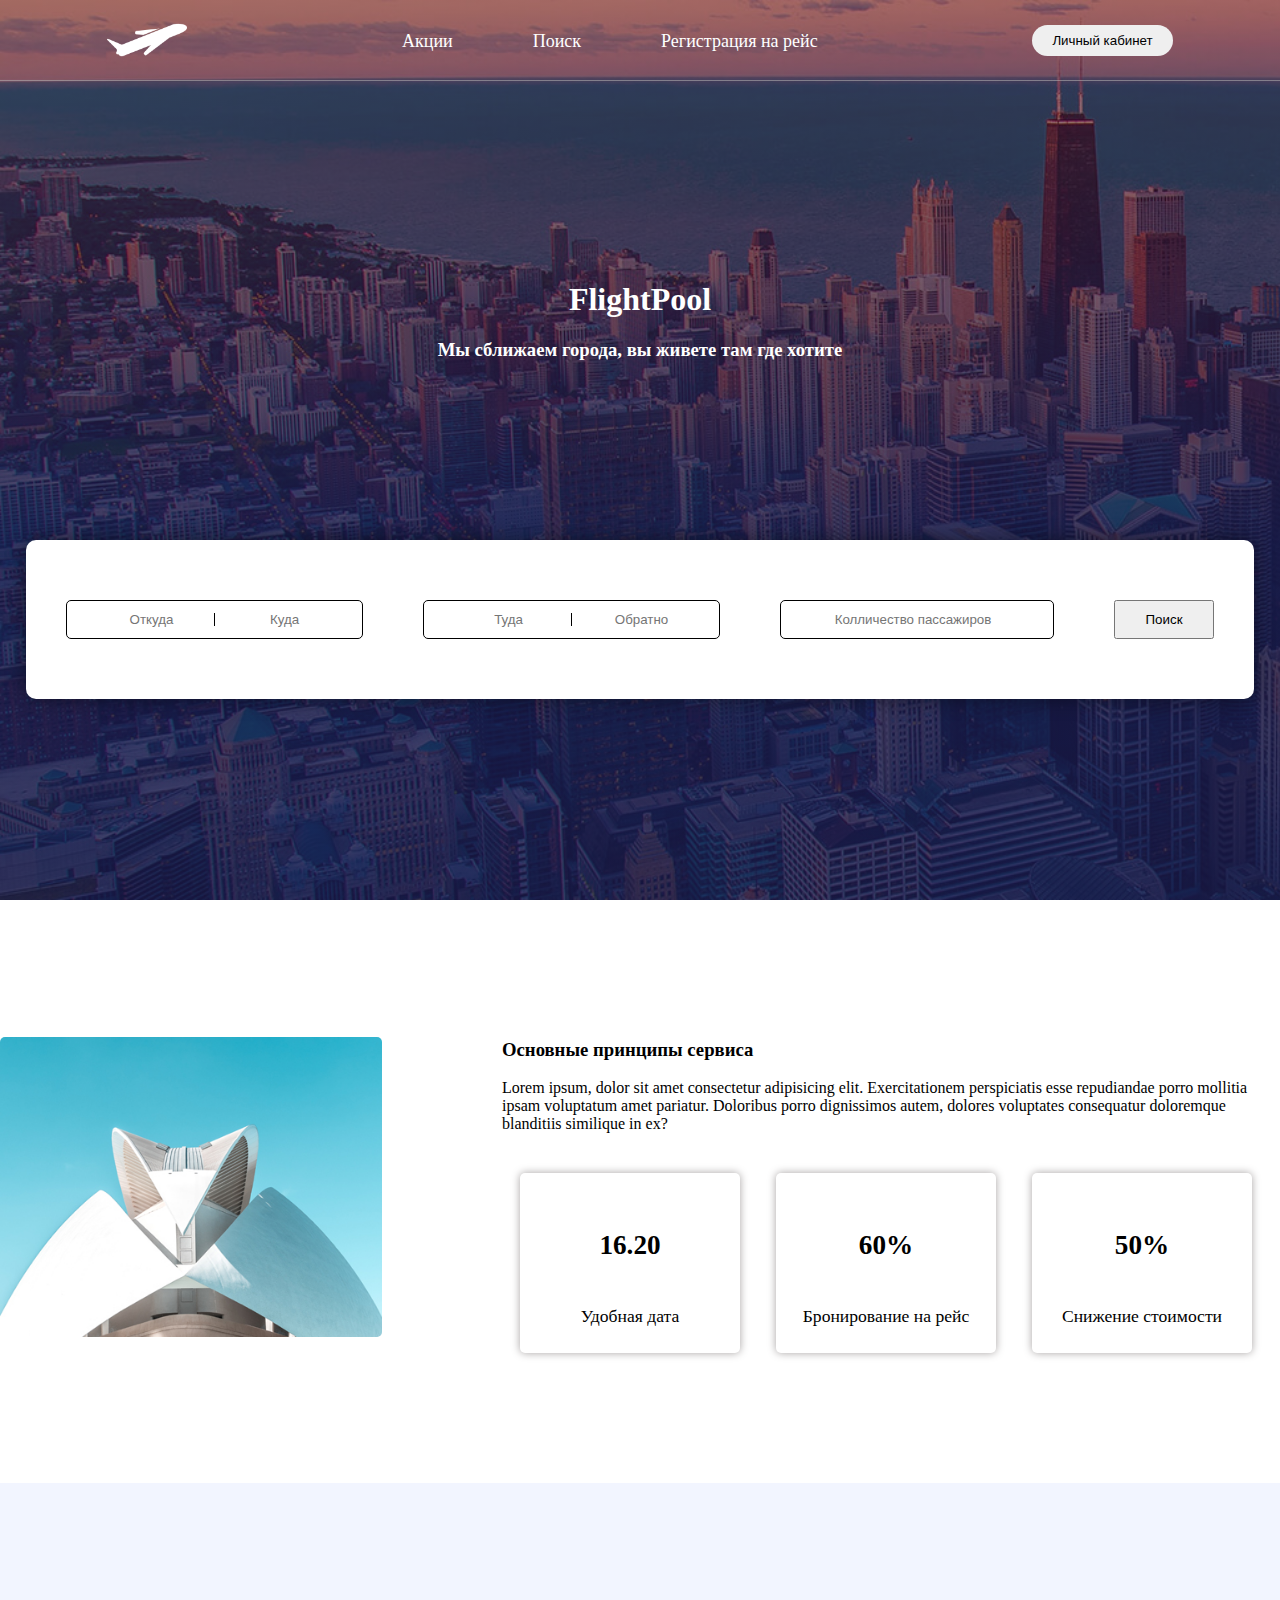
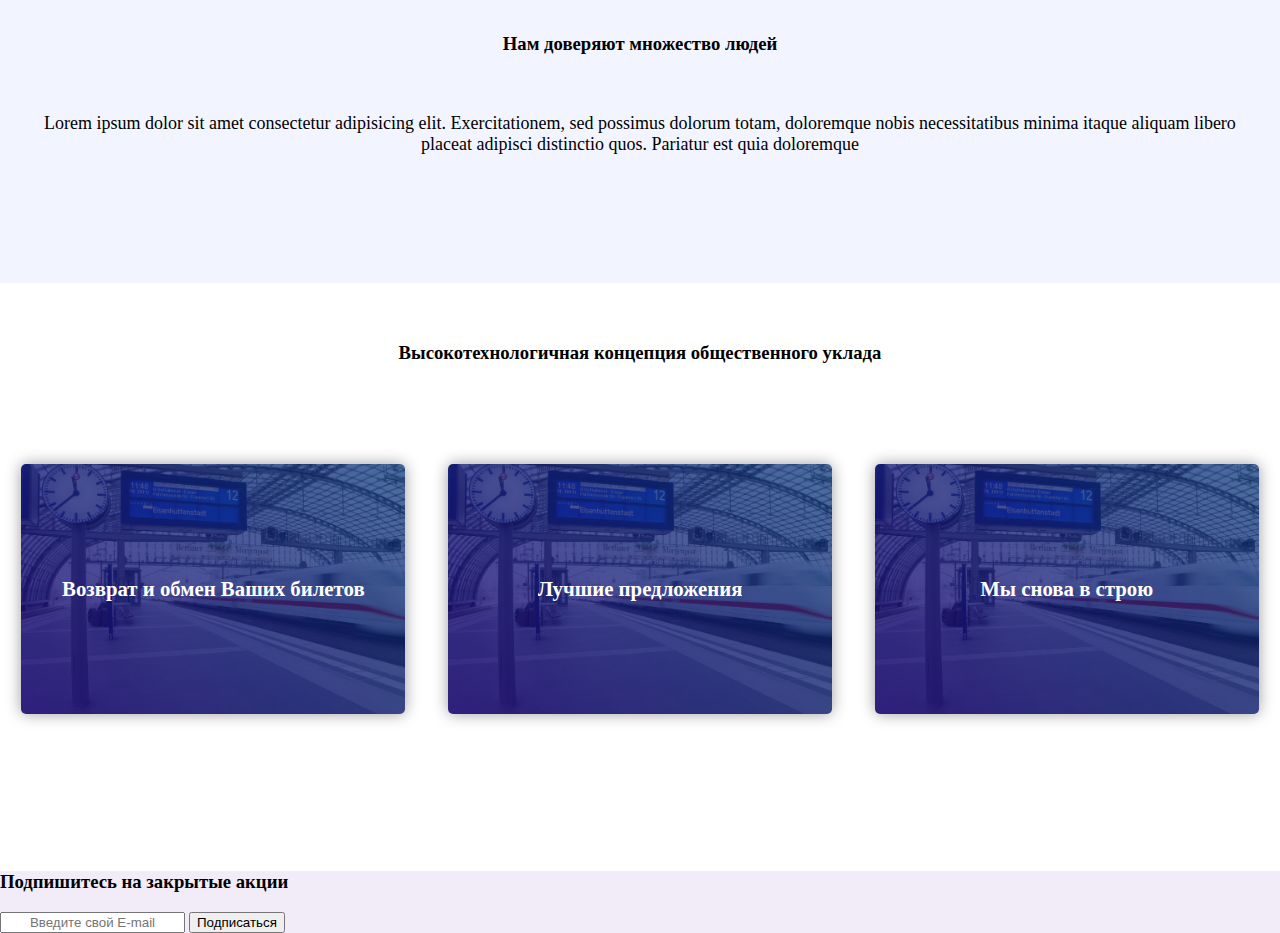
<file: index.html>
<!DOCTYPE html>
<html lang="en">

<head>
    <meta charset="UTF-8">
    <meta http-equiv="X-UA-Compatible" content="IE=edge">
    <meta name="viewport" content="width=device-width, initial-scale=1.0">
    <link href="https://cdn.jsdelivr.net/npm/bootstrap@5.1.3/dist/css/bootstrap.min.css" rel="stylesheet"
        integrity="sha384-1BmE4kWBq78iYhFldvKuhfTAU6auU8tT94WrHftjDbrCEXSU1oBoqyl2QvZ6jIW3" crossorigin="anonymous">
    <link rel="stylesheet" href="./style.css">
    <title>FlightPool</title>
</head>

<body>
    <header class="header-main">
        <nav class="nav">
            <div class="nav-inner container">
                <img src="./assets/img/logo.png" alt="" class="nav-item logo">
                <ul class="nav-item">
                    <li class='link-item'><a href="" class="nav__link">Акции</a> </li>
                    <li class='link-item'><a href="" class="nav__link">Поиск</a></li>
                    <li class='link-item'><a href="" class="nav__link">Регистрация на рейс</a></li>
                </ul>
                <button type='button' class="header__button btn btn-light">Личный кабинет</button>
            </div>
        </nav>
        <div class="header-content">
            <h1 class="header__title">FlightPool</h1>
            <h3 class="header__text">Мы сближаем города, вы живете там где хотите</h3>
        </div>
        <div class="booking container">
            <div class="booking-item">
                <input type="text" class="booking__input" placeholder="Откуда">
                <div></div>
                <input type="text" class="booking__input" placeholder="Куда">
            </div>
            <div class="booking-item">
                <input type="text" class="booking__input" placeholder="Туда" onfocus="(this.type='date')"
                    onblur="(this.type='text')">
                <div></div>
                <input type="text" class="booking__input" placeholder="Обратно" onfocus="(this.type='date')"
                    onblur="(this.type='text')">
            </div>
            <div class="booking-item">
                <input type="number" class="booking__input input-number" placeholder="Колличество пассажиров">
            </div>
            <button class="booking__button btn btn-danger">Поиск</button>
        </div>
    </header>
    <div class="principles container">
        <img src="./assets/img/1.webp" alt="" class="principles-item principles-img">
        <div class="principles-item principles-content">
            <h3 class="principles__title">Основные принципы сервиса</h3>
            <p class="principles__text">Lorem ipsum, dolor sit amet consectetur adipisicing elit. Exercitationem
                perspiciatis esse repudiandae porro mollitia ipsam voluptatum amet pariatur. Doloribus porro dignissimos
                autem, dolores voluptates consequatur doloremque blanditiis similique in ex?</p>
            <div class="principles-cards">
                <div class="principles-card">
                    <p class="principles__number">16.20</p>
                    <p class="principles__desc">Удобная дата</p>
                </div>
                <div class="principles-card">
                    <p class="principles__number">60%</p>
                    <p class="principles__desc">Бронирование на рейс</p>
                </div>
                <div class="principles-card">
                    <p class="principles__number">50%</p>
                    <p class="principles__desc">Снижение стоимости</p>
                </div>
            </div>
        </div>
    </div>
    <div class="trust ">
        <div class="container trust-inner">
            <h3 class="trust__title">
                Нам доверяют множество людей
            </h3>
            <p class="trust__text">Lorem ipsum dolor sit amet consectetur adipisicing elit. Exercitationem, sed possimus
                dolorum totam, doloremque nobis necessitatibus minima itaque aliquam libero placeat adipisci distinctio
                quos. Pariatur est quia doloremque </p>
        </div>
    </div>
    <div class="stocks container">
        <h3 class="stocks__title">Высокотехнологичная концепция общественного уклада</h3>
        <div class="stocks-cards">
            <div class="stocks-card">
                <div class="stock-titile_bg">
                    <h4 class="stoksC__title">Возврат и обмен Ваших билетов</h4>
                    <button class="stoksC__button btn btn-danger">Посмотреть</button>
                </div>
                <div class="stoksC__text">
                    <p>
                        Пандемия поменяла планы многих путешественников, но мы знаем, что это не будет длиться вечно
                    </p>
                    </div>
            </div>
            <div class="stocks-card">
                <div class="stock-titile_bg">
                    <h4 class="stoksC__title">Лучшие предложения</h4>
                    <button class="stoksC__button btn btn-danger">Посмотреть</button>
                </div>
                <div class="stoksC__text">
                    <p>
                        С начала января мы увеличиваем количество отправлений, чтобы Вы могли видеться со своими родными намного чаще. Выбирайте нашу компанию, чтобы отправляться туда, где Вас всегда ждут.
                    </p> </div>
            </div>
            <div class="stocks-card">
                <div class="stock-titile_bg">
                    <h4 class="stoksC__title"> Мы снова в строю</h4>
                    <button class="stoksC__button btn btn-danger">Посмотреть</button>
                </div>
                <div class="stoksC__text"> <p>
                    С 10 декабря мы возобновим рейсы по большей части путей следования. Совсем скоро жизнь снова пойдет своим чередом!
                 </p> </div>
            </div>
        </div>
    </div>
    <div class="email ">
        <div class="container">
            <h3 class="email__title">Подпишитесь на закрытые акции</h3>
            <div class="email-row">
                <input type="text" class="email__input" placeholder="Введите свой E-mail">
                <input type="button" value="Подписаться">
            </div>
        </div>
    </div>

</body>

</html>
</file>
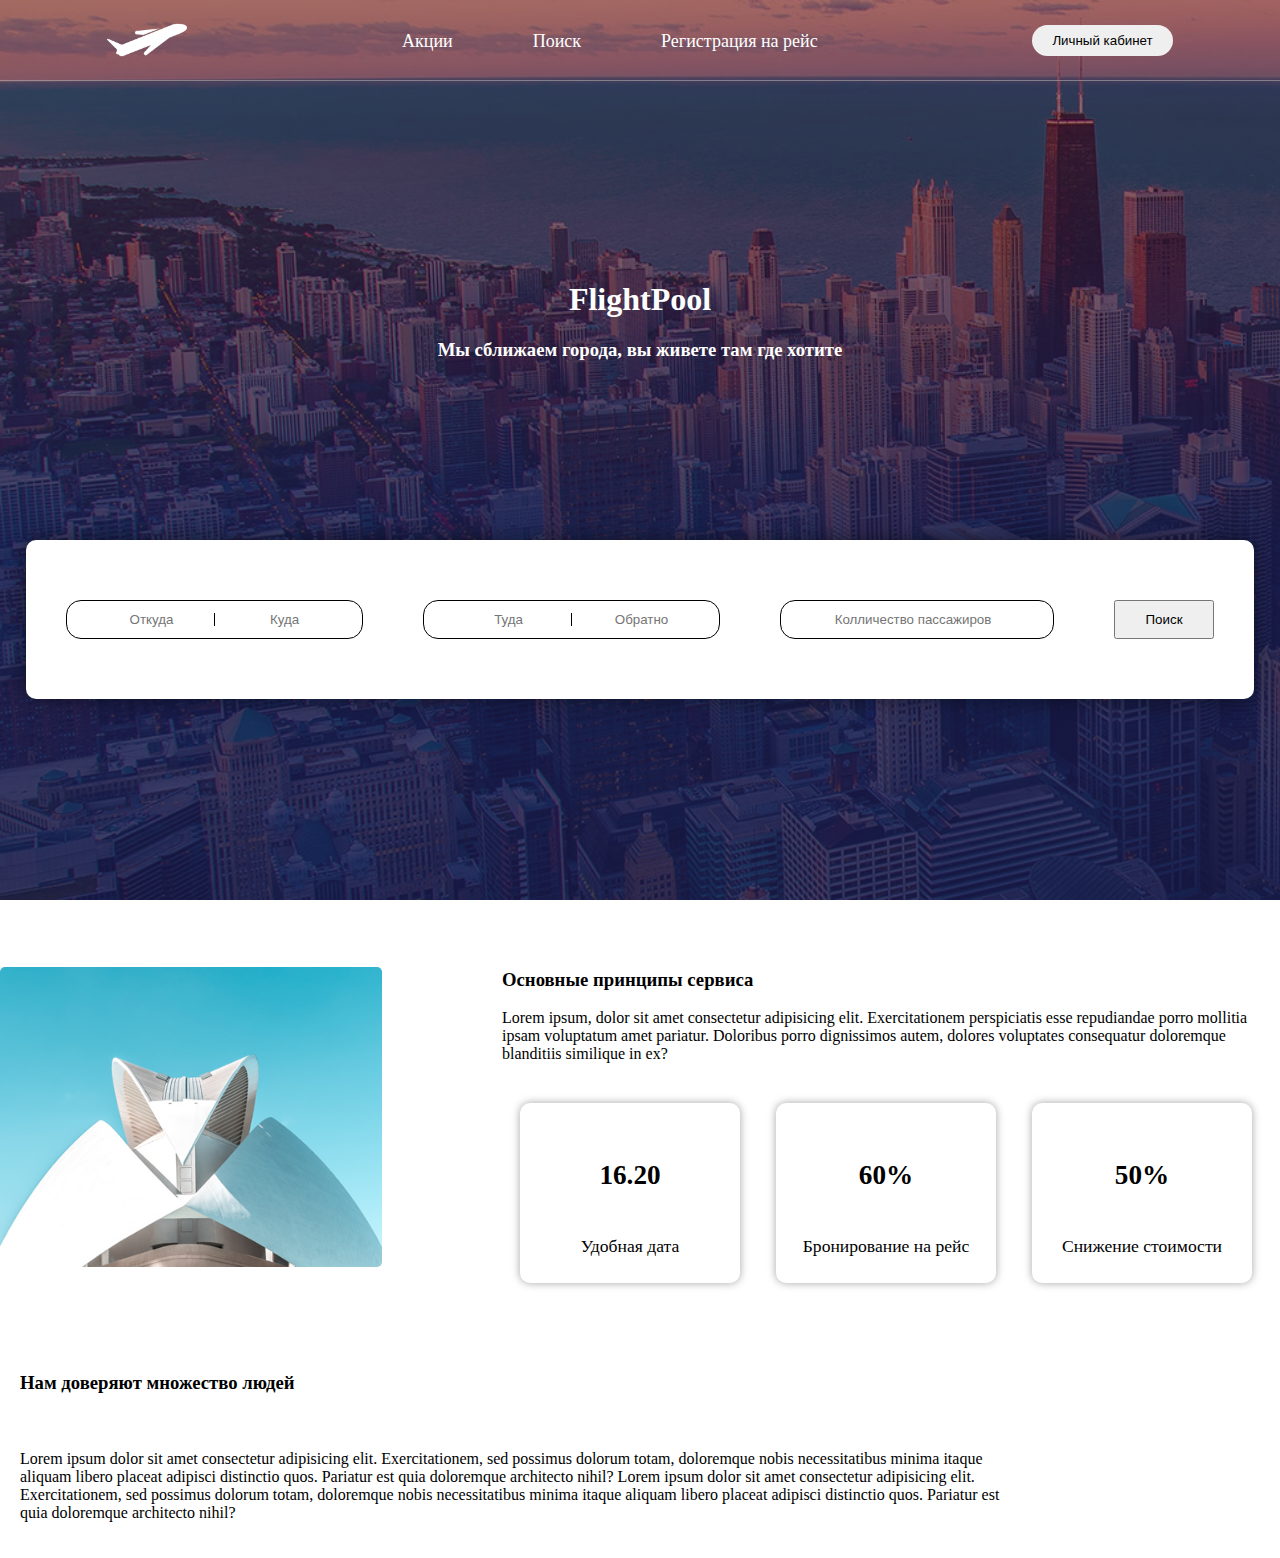
<file: airflot-main/airflot-main/index.html>
<!DOCTYPE html>
<html lang="en">

<head>
    <meta charset="UTF-8">
    <meta http-equiv="X-UA-Compatible" content="IE=edge">
    <meta name="viewport" content="width=device-width, initial-scale=1.0">
    <link href="https://cdn.jsdelivr.net/npm/bootstrap@5.1.3/dist/css/bootstrap.min.css" rel="stylesheet"
        integrity="sha384-1BmE4kWBq78iYhFldvKuhfTAU6auU8tT94WrHftjDbrCEXSU1oBoqyl2QvZ6jIW3" crossorigin="anonymous">
    <link rel="stylesheet" href="./style.css">
    <title>FlightPool</title>
</head>

<body>
    <header class="header-main">
        <nav class="nav">
            <div class="nav-inner container">
                <img src="./assets/img/logo.png" alt="" class="nav-item logo">
                <ul class="nav-item">
                    <li class='link-item'><a href="" class="nav__link">Акции</a> </li>
                    <li class='link-item'><a href="" class="nav__link">Поиск</a></li>
                    <li class='link-item'><a href="" class="nav__link">Регистрация на рейс</a></li>
                </ul>
                <button type='button' class="header__button btn btn-light">Личный кабинет</button>
            </div>
        </nav>
        <div class="header-content">
            <h1 class="header__title">FlightPool</h1>
            <h3 class="header__text">Мы сближаем города, вы живете там где хотите</h3>
        </div>
        <div class="booking container">
            <div class="booking-item">
                <input type="text" class="booking__input" placeholder="Откуда">
                <div></div>
                <input type="text" class="booking__input" placeholder="Куда">
            </div>
            <div class="booking-item">
                <input type="text" class="booking__input" placeholder="Туда" onfocus="(this.type='date')"
                    onblur="(this.type='text')">
                <div></div>
                <input type="text" class="booking__input" placeholder="Обратно" onfocus="(this.type='date')"
                    onblur="(this.type='text')">
            </div>
            <div class="booking-item">
                <input type="number" class="booking__input input-number" placeholder="Колличество пассажиров">
            </div>
            <button class="booking__button btn btn-danger">Поиск</button>
        </div>
    </header>
    <div class="principles container">
        <img src="./assets/img/1.webp" alt="" class="principles-item principles-img">
        <div class="principles-item principles-content">
            <h3 class="principles__title">Основные принципы сервиса</h3>
            <p class="principles__text">Lorem ipsum, dolor sit amet consectetur adipisicing elit. Exercitationem
                perspiciatis esse repudiandae porro mollitia ipsam voluptatum amet pariatur. Doloribus porro dignissimos
                autem, dolores voluptates consequatur doloremque blanditiis similique in ex?</p>
            <div class="principles-cards">
                <div class="principles-card">
                    <p class="principles__number">16.20</p>
                    <p class="principles__desc">Удобная дата</p>
                </div>
                <div class="principles-card">
                    <p class="principles__number">60%</p>
                    <p class="principles__desc">Бронирование на рейс</p>
                </div>
                <div class="principles-card">
                    <p class="principles__number">50%</p>
                    <p class="principles__desc">Снижение стоимости</p>
                </div>
            </div>
        </div>
    </div>
    <div class="trust ">
        <div class="container trust-inner">
            <h3 class="trust__title">
                Нам доверяют множество людей
            </h3>
            <p class="trust__text">Lorem ipsum dolor sit amet consectetur adipisicing elit. Exercitationem, sed possimus
                dolorum totam, doloremque nobis necessitatibus minima itaque aliquam libero placeat adipisci distinctio
                quos. Pariatur est quia doloremque architecto nihil? Lorem ipsum dolor sit amet consectetur adipisicing elit. Exercitationem, sed possimus
                dolorum totam, doloremque nobis necessitatibus minima itaque aliquam libero placeat adipisci distinctio
                quos. Pariatur est quia doloremque architecto nihil?</p>
        </div>
    </div>

</body>

</html>
</file>
<file: style.css>
body{
    margin: 0;
    padding: 0;
}

.header-main{
    background: linear-gradient(180deg, #5e07078a 0%, #1a1949d3 60%), url('./assets/img/hero-bg.jpg');
    height: 100vh;
    background-repeat: no-repeat;
    background-size: cover;
    position: relative;
}

.logo{
    width: auto;
    height: 80px;
}

.nav{
    border-bottom: 1px solid rgba(187, 185, 185, 0.527);
}

.nav-inner{
    display: flex;
    justify-content: space-around;
    align-items: center;
}

ul{
    list-style: none;
    display: flex;
    align-items: center;
    margin: 0;
    color: #fff;
    padding: 0;
}


.nav__link{
    cursor: pointer;
    transition: color 1s;
}

.logo{
    cursor: pointer;
}

.link-item{
    margin-left: 80px;
    font-size: 18px;
    padding-top: 2px;
}

.link-item:first-child{
    margin: 0;
}




.nav__link:hover{
    color: red;
    border-bottom: 2px solid rgb(245, 0, 0);
}

a{
    color: white;
    text-decoration: none;
}

.header__button{
    border-radius: 20px;
    padding: 8px 20px;
    transition: all 0.5s;
    border: none;
}

.header__button:hover{
    background-color: rgb(243, 0, 0);
    color: white;
}

.header-content{
    text-align: center;
    width: min-content;
    margin: 0 auto;
    margin-top: 200px;
    white-space: nowrap;
    color: white;
}

.booking{
    background-color: white;
    position: absolute;
    box-shadow: 0px 0px 20px rgba(0, 0, 0, 0.452);
    width: min-content;
    left: 0;
    right: 0;
    top: 60%;
    margin: 0 auto;
    display: flex;
    padding: 60px 40px;
    border-radius: 10px;
}



.booking-item{
    display: flex;
    align-items: center;
    margin-left: 60px;
    justify-content: space-between;
    border: 1px solid;
    padding: 10px 15px;
    border-radius: 5px;
}

.booking-item div{
    background-color: #000;
    height: 80%;
    width: 1px;
}

.booking-item:first-child{
    margin: 0;
}

.booking__input{
    width: 120px;
    border: none;
    padding-left: 10px;
}

.booking__input:focus{
    border: none;
    list-style: none;
    outline: none;
}

.input-number{
    width: 230px;
}

.booking__button{
    margin-left: 60px;
}

::-webkit-input-placeholder {
    text-align:center;
    }
    
    :-moz-placeholder { /* Firefox 18- */
       text-align:center;  
    }
    
    ::-moz-placeholder {  /* Firefox 19+ */
       text-align:center;  
    }
    
    :-ms-input-placeholder {  
       text-align:center; 
    }

.booking__button{
    padding: 10px 30px;
}

.principles{
    margin-top: 110px;
    margin-bottom: 120px;
    display: flex;
    justify-content: space-between;
    align-items: center;
}

.principles-img{
    border-radius: 2px;
    border-radius: 5px;
    height: 300px;
    width: auto;
}

.principles-content{
    width: 60%;
    padding: 10px 10px;
}


.principles-cards{
    display: flex;
    text-align: center;
    justify-content: space-around;
    margin-top: 40px;
}

.principles__number{
    font-size: 1.7em;
    padding-top: 20px;
    font-weight: 600;
}

.principles-card{
    width: 200px;
    display: flex;
    flex-direction: column;
    align-items: center;
    padding: 0 10px;
    justify-content: center;
    height: 180px;
    box-shadow: 0px 0px 8px rgb(167, 163, 163);
    border-radius: 5px;
}

.principles__desc{
    font-size: 1.1em;
}

.trust{
    position: relative;
    height: 400px;
    display: flex;
    align-items: center;
    background: rgb(0 55 255 / 5%);
}



.trust-inner{
    display: flex;
    flex-direction: column;
    padding: 20px 20px;
}



.trust__title{
    padding-top: 20px;
    margin-bottom: 40px;
    text-align: center;
}

.trust__text{
    width: 100%;
    text-align: center;
    font-size: 18px;
}

.stocks{
    height: 550px;
}

.stocks__title{
    text-align: center;
    padding: 40px;
}

.stocks-cards{
    display: flex; 
    justify-content: space-around;
    align-items: center;
    margin: 60px 0;
}

.stocks-card{
    width: 30%;
    box-shadow: 0 0 15px rgb(158, 157, 157);
    border-radius: 5px;
    display: flex;
    /* position: relative; */
    align-items: center;
    flex-direction: column;
    transition: all 1s;
    /* overflow: hidden; */
    min-height: 200px;
}


.stoksC__text{
    text-align: center;
    opacity: 1;
    overflow: hidden;
    transition:all 1s;
    max-height: 0px !important;
    transition-delay: 400ms;
    transform: translateY(-20px);
}

.stoksC__text p{
    margin: 15px;
}
.stoksC__title{
    font-size: 18px;
    z-index: 10;
    text-align: center;
    padding: 15px 0;
    color: rgb(255, 255, 255);
    font-size: 1.3em;
    overflow: hidden;
}

.stoksC__button{
    margin: 0 auto;
    border: none;
    position: absolute;
    bottom: 40px;
    z-index: 20;
    transition: all 1s 0.5s;
    opacity: 0;
}

.stock-titile_bg{
    background-image: linear-gradient(45deg, rgba(29, 9, 119, 0.822) 0%, rgba(12, 56, 122, 0.719) 100%), url("./assets/img/promotion1.jpg") !important;
    background-size: cover;
    display: flex;
    align-items: center;
    justify-content: center;
    z-index: 1;
    position: relative;
    border-radius: 5px;;
    width: 100%;
    height: 250px;
    transition: all .5s;
}

.stocks-card:hover .stock-titile_bg{
   transform: perspective(999px) rotateX(15deg) translate3d(0, -25px,25px);
 }
 

.stocks-card:hover .stoksC__text{
    opacity: 1;
    max-height: 600px !important;
 }


 .stocks-card:hover .stoksC__button{
    opacity: 1;
 }

.email{
    background: rgba(150, 116, 206, 0.137);
}
</file>
<file: airflot-main/airflot-main/style.css>
body{
    margin: 0;
    padding: 0;
}

.header-main{
    background: linear-gradient(180deg, #5e07078a 0%, #1a1949d3 60%), url('./assets/img/hero-bg.jpg');
    height: 100vh;
    background-repeat: no-repeat;
    background-size: cover;
    position: relative;
}

.logo{
    width: auto;
    height: 80px;
}

.nav{
    border-bottom: 1px solid rgba(187, 185, 185, 0.527);
}

.nav-inner{
    display: flex;
    justify-content: space-around;
    align-items: center;
}

ul{
    list-style: none;
    display: flex;
    align-items: center;
    margin: 0;
    color: #fff;
    padding: 0;
}


.nav__link{
    cursor: pointer;
    transition: color 1s;
}

.logo{
    cursor: pointer;
}

.link-item{
    margin-left: 80px;
    font-size: 18px;
    padding-top: 2px;
}

.link-item:first-child{
    margin: 0;
}




.nav__link:hover{
    color: red;
    border-bottom: 2px solid rgb(245, 0, 0);
}

a{
    color: white;
    text-decoration: none;
}

.header__button{
    border-radius: 20px;
    padding: 8px 20px;
    transition: all 0.5s;
    border: none;
}

.header__button:hover{
    background-color: rgb(243, 0, 0);
    color: white;
}

.header-content{
    text-align: center;
    width: min-content;
    margin: 0 auto;
    margin-top: 200px;
    white-space: nowrap;
    color: white;
}

.booking{
    background-color: white;
    position: absolute;
    box-shadow: 0px 0px 20px rgba(0, 0, 0, 0.452);
    width: min-content;
    /* transform: translateY(100%); */
    left: 0;
    right: 0;
    top: 60%;
    margin: 0 auto;
    display: flex;
    padding: 60px 40px;
    border-radius: 10px;
}



.booking-item{
    display: flex;
    align-items: center;
    margin-left: 60px;
    justify-content: space-between;
    border: 1px solid;
    padding: 10px 15px;
    border-radius: 15px;
}

.booking-item div{
    background-color: #000;
    height: 80%;
    width: 1px;
}

.booking-item:first-child{
    margin: 0;
}

.booking__input{
    width: 120px;
    border: none;
    padding-left: 10px;
}

.booking__input:focus{
    border: none;
    list-style: none;
    outline: none;
}

.input-number{
    width: 230px;
}

.booking__button{
    margin-left: 60px;
}

::-webkit-input-placeholder {
    text-align:center;
    }
    
    :-moz-placeholder { /* Firefox 18- */
       text-align:center;  
    }
    
    ::-moz-placeholder {  /* Firefox 19+ */
       text-align:center;  
    }
    
    :-ms-input-placeholder {  
       text-align:center; 
    }

.booking__button{
    padding: 10px 30px;
}

.principles{
    margin-top: 40px;
    margin-bottom: 40px;
    display: flex;
    justify-content: space-between;
    align-items: center;
}

.principles-img{
    border-radius: 2px;
    border-radius: 5px;
    height: 300px;
    width: auto;
}

.principles-content{
    width: 60%;
    padding: 10px 10px;
}


.principles-cards{
    display: flex;
    text-align: center;
    justify-content: space-around;
    margin-top: 40px;
}

.principles__number{
    font-size: 1.7em;
    padding-top: 20px;
    font-weight: 600;
}

.principles-card{
    width: 200px;
    display: flex;
    flex-direction: column;
    align-items: center;
    padding: 0 10px;
    justify-content: center;
    height: 180px;
    box-shadow: 0px 0px 8px rgb(167, 163, 163);
    border-radius: 10px;
}

.principles__desc{
    font-size: 1.1em;
}

.trust{
    position: relative;
    background: ;
}



.trust-inner{
    display: flex;
    flex-direction: column;
    padding: 20px 20px;
}



.trust__title{
    margin-bottom: 40px;
}

.trust__text{
    width: 80%;

}
</file>
